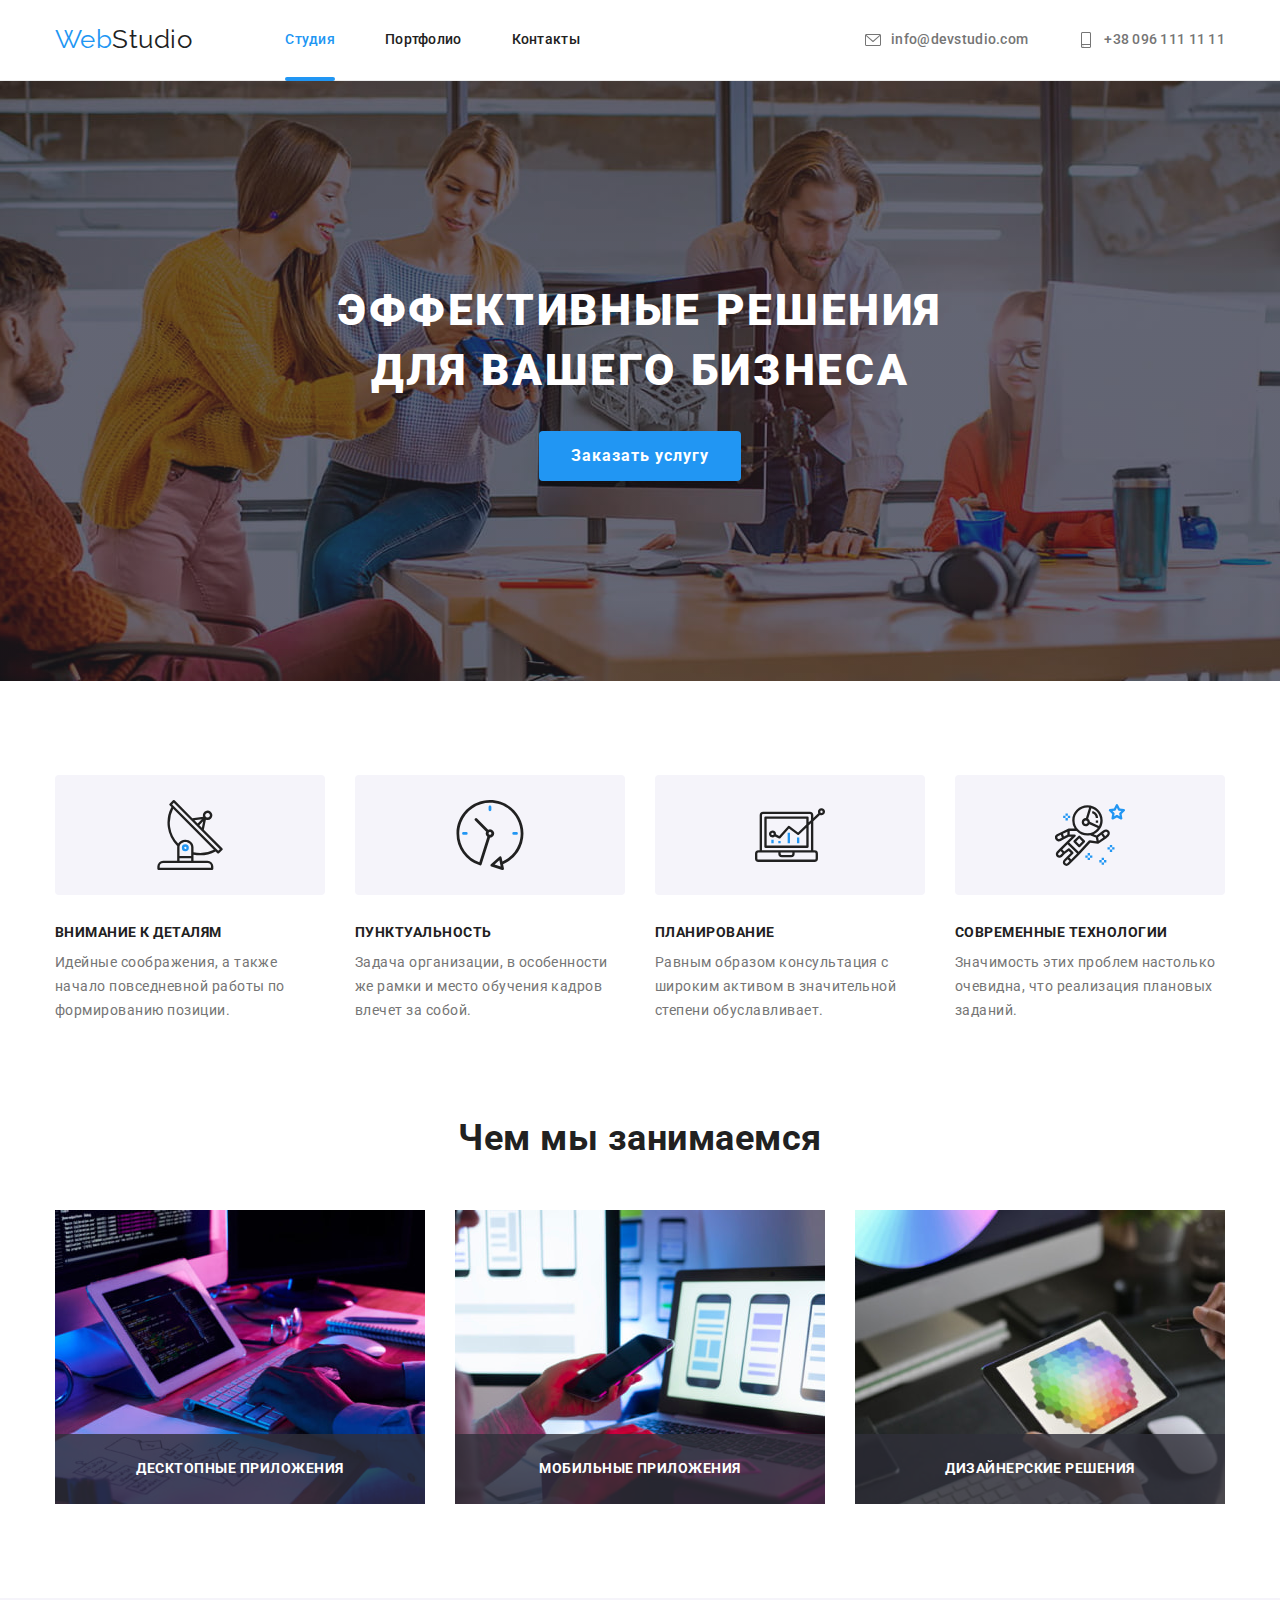
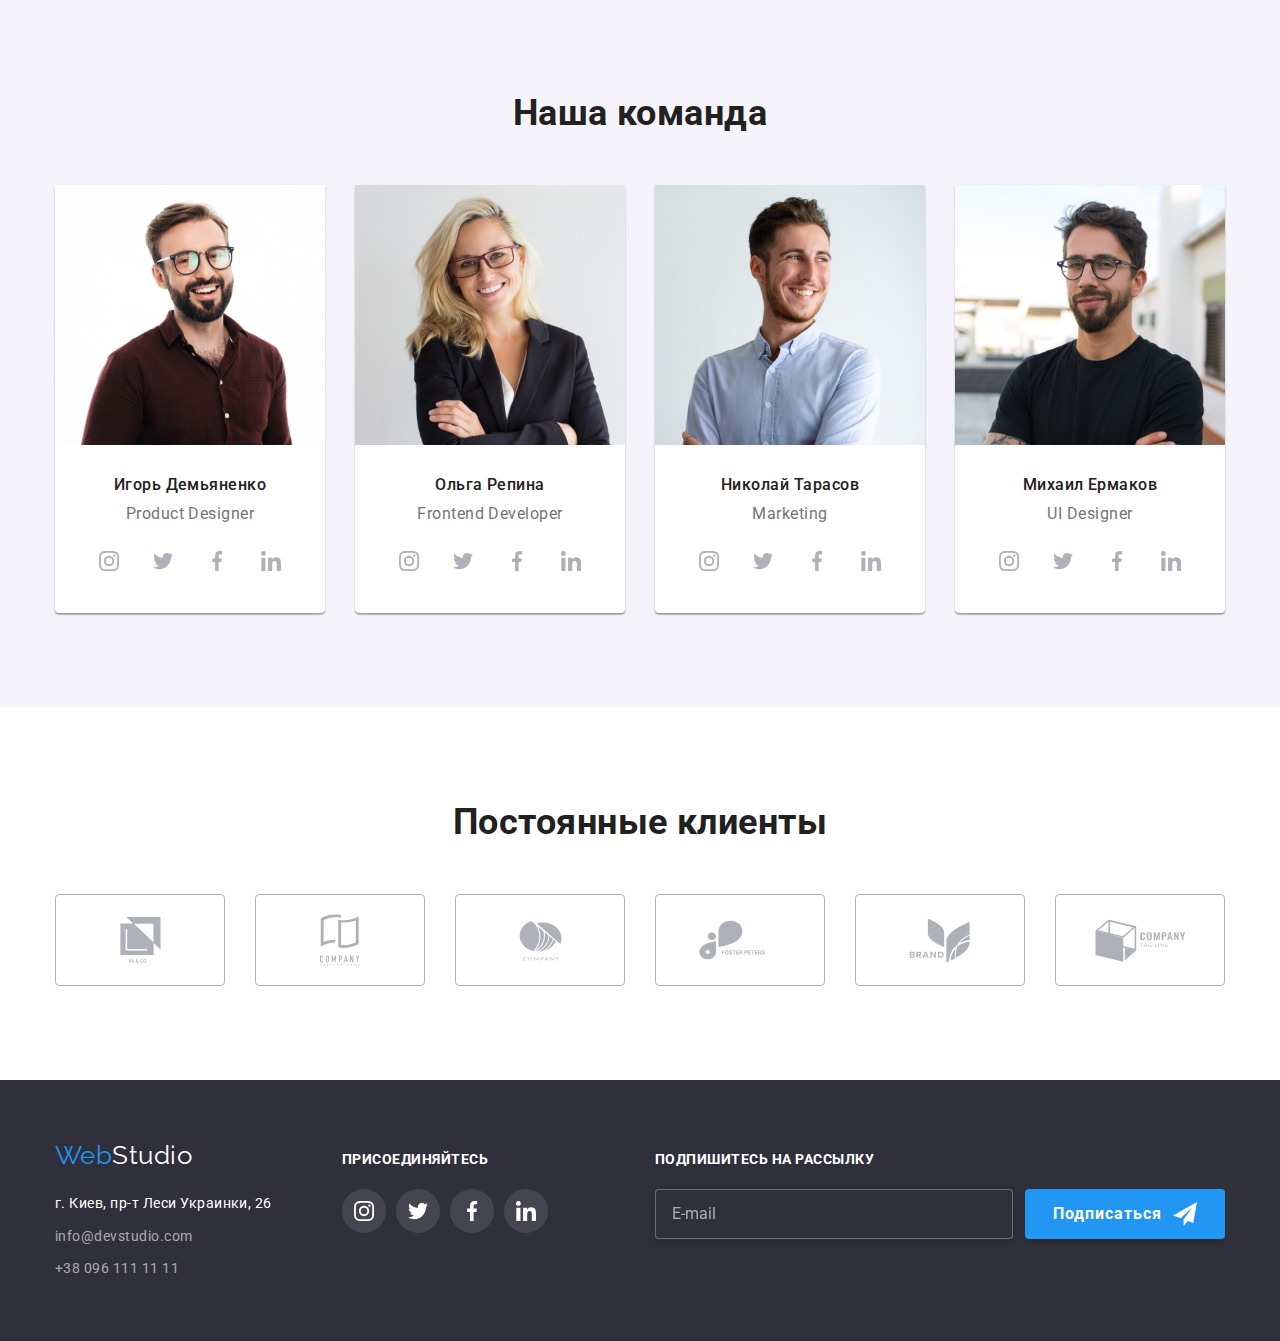
<file: index.html>
<!DOCTYPE html>
<html lang="ru">
  <head>
    <meta charset="UTF-8" />
    <meta http-equiv="X-UA-Compatible" content="IE=edge" />
    <meta name="viewport" content="width=device-width, initial-scale=1.0" />
    <title>Web Studio</title>
    <link rel="preconnect" href="https://fonts.googleapis.com" />
    <link rel="preconnect" href="https://fonts.gstatic.com" crossorigin />
    <link
      href="https://fonts.googleapis.com/css2?family=Raleway:wght@700&family=Roboto:wght@400;500;700;900&display=swap"
      rel="stylesheet"
    />
    <link
      rel="stylesheet"
      href="https://cdnjs.cloudflare.com/ajax/libs/modern-normalize/1.1.0/modern-normalize.min.css"
    />
    <link rel="stylesheet" href="./css/main.min.css" />
  </head>

  <body>
    <header class="header">
      <div class="container header__container">
        <a class="logo header__logo" href="./index.html"
          >Web<span class="header__logo-accent">Studio</span></a
        >
        <nav class="nav">
          <ul class="list nav__list">
            <li class="header__item nav__item">
              <a class="link nav__link nav__current" href="./index.html">Студия</a>
            </li>
            <li class="header__item nav__item">
              <a class="link nav__link" href="./portfolio.html">Портфолио</a>
            </li>
            <li class="header__item nav__item">
              <a class="link nav__link" href="#contacts">Контакты</a>
            </li>
          </ul>
        </nav>
        <ul class="list header-contacts">
          <li class="header__item header-contacts__item">
            <a class="link header-contacts__link" href="mailto:info@devstudio.com">
              <svg class="header-contacts__icon" width="16" height="16">
                <use href="./images/sprite.svg#envelope"></use></svg
              >info@devstudio.com</a
            >
          </li>
          <li class="header__item header-contacts__item">
            <a class="link header-contacts__link" href="tel:+380961111111">
              <svg class="header-contacts__icon" width="16" height="16">
                <use href="./images/sprite.svg#smartphone"></use></svg
              >+38 096 111 11 11</a
            >
          </li>
        </ul>
      </div>
    </header>

    <main class="main">
      <section class="hero section">
        <div class="container">
          <h1 class="hero__title">Эффективные решения для вашего бизнеса</h1>
          <button class="btn hero__btn" type="button" data-modal-open>Заказать услугу</button>
        </div>
      </section>
      <section class="section-qualities section">
        <div class="container">
          <!--Заголовок скрыть-->
          <h2 class="title visually-hidden">Наши особенности</h2>
          <ul class="list section-qualities__list">
            <li class="section-qualities__item">
              <div class="section-qualities__img">
                <svg class="section-qualities__icon" width="70" height="70">
                  <use href="./images/sprite.svg#antenna"></use>
                </svg>
              </div>
              <h3 class="subtitle section-qualities__subtitle">Внимание к деталям</h3>
              <p class="text section-qualities__text">
                Идейные соображения, а также начало повседневной работы по формированию позиции.
              </p>
            </li>
            <li class="section-qualities__item">
              <div class="section-qualities__img">
                <svg class="section-qualities__icon" width="70" height="70">
                  <use href="./images/sprite.svg#clock"></use>
                </svg>
              </div>
              <h3 class="subtitle section-qualities__subtitle">Пунктуальность</h3>
              <p class="text section-qualities__text">
                Задача организации, в особенности же рамки и место обучения кадров влечет за собой.
              </p>
            </li>
            <li class="section-qualities__item">
              <div class="section-qualities__img">
                <svg class="section-qualities__icon" width="70" height="70">
                  <use href="./images/sprite.svg#diagram"></use>
                </svg>
              </div>
              <h3 class="subtitle section-qualities__subtitle">Планирование</h3>
              <p class="text section-qualities__text">
                Равным образом консультация с широким активом в значительной степени обуславливает.
              </p>
            </li>
            <li class="section-qualities__item">
              <div class="section-qualities__img">
                <svg class="section-qualities__icon" width="70" height="70">
                  <use href="./images/sprite.svg#astronaut"></use>
                </svg>
              </div>
              <h3 class="subtitle section-qualities__subtitle">Современные технологии</h3>
              <p class="text section-qualities__text">
                Значимость этих проблем настолько очевидна, что реализация плановых заданий.
              </p>
            </li>
          </ul>
        </div>
      </section>
      <section class="section-do section">
        <div class="container">
          <h2 class="title section-do__title">Чем мы занимаемся</h2>
          <ul class="list section-do__list">
            <li class="section-do__item">
              <img class="img" src="./images/img1.jpg" alt="Десктопные приложения" width="370" />
              <h3 class="section-do__subtitle">Десктопные приложения</h3>
            </li>
            <li class="section-do__item">
              <img class="img" src="./images/img2.jpg" alt="Мобильные приложения" width="370" />
              <h3 class="section-do__subtitle">Мобильные приложения</h3>
            </li>
            <li class="section-do__item">
              <img class="img" src="./images/img3.jpg" alt="Дизайнерские решения" width="370" />
              <h3 class="section-do__subtitle">Дизайнерские решения</h3>
            </li>
          </ul>
        </div>
      </section>
      <section class="section-team section">
        <div class="container">
          <h2 class="title section-team__title">Наша команда</h2>
          <ul class="list section-team__list">
            <li class="section-team__item">
              <img class="img" src="./images/img4.jpg" alt="Фото дизайнера" width="270" />
              <div class="section-team__container">
                <h3 class="subtitle section-team__subtitle">Игорь Демьяненко</h3>
                <p class="text section-team__text">Product Designer</p>
                <ul class="team-socials">
                  <li class="team-socials__item">
                    <a class="team-socials__link link" href="#">
                      <svg class="team-socials__icon" width="20px" height="20px">
                        <use href="./images/sprite.svg#instagram"></use>
                      </svg>
                    </a>
                  </li>
                  <li class="team-socials__item">
                    <a class="team-socials__link link" href="#">
                      <svg class="team-socials__icon" width="20px" height="20px">
                        <use href="./images/sprite.svg#twitter"></use>
                      </svg>
                    </a>
                  </li>
                  <li class="team-socials__item">
                    <a class="team-socials__link link" href="#">
                      <svg class="team-socials__icon" width="20px" height="20px">
                        <use href="./images/sprite.svg#facebook"></use>
                      </svg>
                    </a>
                  </li>
                  <li class="team-socials__item">
                    <a class="team-socials__link link" href="#">
                      <svg class="team-socials__icon" width="20px" height="20px">
                        <use href="./images/sprite.svg#linkedin"></use>
                      </svg>
                    </a>
                  </li>
                </ul>
              </div>
            </li>
            <li class="section-team__item">
              <img class="img" src="./images/img5.jpg" alt="Фото разработчика" width="270" />
              <div class="section-team__container">
                <h3 class="subtitle section-team__subtitle">Ольга Репина</h3>
                <p class="text section-team__text">Frontend Developer</p>
                <ul class="team-socials">
                  <li class="team-socials__item">
                    <a class="team-socials__link link" href="#">
                      <svg class="team-socials__icon" width="20px" height="20px">
                        <use href="./images/sprite.svg#instagram"></use>
                      </svg>
                    </a>
                  </li>
                  <li class="team-socials__item">
                    <a class="team-socials__link link" href="#">
                      <svg class="team-socials__icon" width="20px" height="20px">
                        <use href="./images/sprite.svg#twitter"></use>
                      </svg>
                    </a>
                  </li>
                  <li class="team-socials__item">
                    <a class="team-socials__link link" href="#">
                      <svg class="team-socials__icon" width="20px" height="20px">
                        <use href="./images/sprite.svg#facebook"></use>
                      </svg>
                    </a>
                  </li>
                  <li class="team-socials__item">
                    <a class="team-socials__link link" href="#">
                      <svg class="team-socials__icon" width="20px" height="20px">
                        <use href="./images/sprite.svg#linkedin"></use>
                      </svg>
                    </a>
                  </li>
                </ul>
              </div>
            </li>
            <li class="section-team__item">
              <img class="img" src="./images/img6.jpg" alt="Фото макреколога" width="270" />
              <div class="section-team__container">
                <h3 class="subtitle section-team__subtitle">Николай Тарасов</h3>
                <p class="text section-team__text">Marketing</p>
                <ul class="team-socials">
                  <li class="team-socials__item">
                    <a class="team-socials__link link" href="#">
                      <svg class="team-socials__icon" width="20px" height="20px">
                        <use href="./images/sprite.svg#instagram"></use>
                      </svg>
                    </a>
                  </li>
                  <li class="team-socials__item">
                    <a class="team-socials__link link" href="#">
                      <svg class="team-socials__icon" width="20px" height="20px">
                        <use href="./images/sprite.svg#twitter"></use>
                      </svg>
                    </a>
                  </li>
                  <li class="team-socials__item">
                    <a class="team-socials__link link" href="#">
                      <svg class="team-socials__icon" width="20px" height="20px">
                        <use href="./images/sprite.svg#facebook"></use>
                      </svg>
                    </a>
                  </li>
                  <li class="team-socials__item">
                    <a class="team-socials__link link" href="#">
                      <svg class="team-socials__icon" width="20px" height="20px">
                        <use href="./images/sprite.svg#linkedin"></use>
                      </svg>
                    </a>
                  </li>
                </ul>
              </div>
            </li>
            <li class="section-team__item">
              <img class="img" src="./images/img7.jpg" alt="Фото дизайнера" width="270" />
              <div class="section-team__container">
                <h3 class="subtitle section-team__subtitle">Михаил Ермаков</h3>
                <p class="text section-team__text">UI Designer</p>
                <ul class="team-socials">
                  <li class="team-socials__item">
                    <a class="team-socials__link link" href="#">
                      <svg class="team-socials__icon" width="20px" height="20px">
                        <use href="./images/sprite.svg#instagram"></use>
                      </svg>
                    </a>
                  </li>
                  <li class="team-socials__item">
                    <a class="team-socials__link link" href="#">
                      <svg class="team-socials__icon" width="20px" height="20px">
                        <use href="./images/sprite.svg#twitter"></use>
                      </svg>
                    </a>
                  </li>
                  <li class="team-socials__item">
                    <a class="team-socials__link link" href="#">
                      <svg class="team-socials__icon" width="20px" height="20px">
                        <use href="./images/sprite.svg#facebook"></use>
                      </svg>
                    </a>
                  </li>
                  <li class="team-socials__item">
                    <a class="team-socials__link link" href="#">
                      <svg class="team-socials__icon" width="20px" height="20px">
                        <use href="./images/sprite.svg#linkedin"></use>
                      </svg>
                    </a>
                  </li>
                </ul>
              </div>
            </li>
          </ul>
        </div>
      </section>
      <section class="section-clients section">
        <div class="container">
          <h2 class="title">Постоянные клиенты</h2>
          <ul class="section-clients__list list">
            <li class="item">
              <a class="section-clients__link" href="#">
                <svg class="section-clients__icon" width="41px" height="46px">
                  <use href="./images/sprite.svg#logo1"></use>
                </svg>
              </a>
            </li>
            <li class="item">
              <a class="section-clients__link" href="#">
                <svg class="section-clients__icon" width="40px" height="52px">
                  <use href="./images/sprite.svg#logo2"></use>
                </svg>
              </a>
            </li>
            <li class="item">
              <a class="section-clients__link" href="#">
                <svg class="section-clients__icon" width="43px" height="41px">
                  <use href="./images/sprite.svg#logo3"></use>
                </svg>
              </a>
            </li>
            <li class="item">
              <a class="section-clients__link" href="#">
                <svg class="section-clients__icon" width="84px" height="40px">
                  <use href="./images/sprite.svg#logo4"></use>
                </svg>
              </a>
            </li>
            <li class="item">
              <a class="section-clients__link" href="#">
                <svg class="section-clients__icon" width="62px" height="45px">
                  <use href="./images/sprite.svg#logo5"></use>
                </svg>
              </a>
            </li>
            <li class="item">
              <a class="section-clients__link" href="#">
                <svg class="section-clients__icon" width="93px" height="43px">
                  <use href="./images/sprite.svg#logo6"></use>
                </svg>
              </a>
            </li>
          </ul>
        </div>
      </section>
    </main>

    <footer class="footer" id="contacts">
      <div class="container footer__container">
        <div class="footer__main">
          <a class="logo footer__logo" href="./index.html"
            >Web<span class="footer__logo-accent">Studio</span></a
          >
          <address class="footer__address">
            <a class="link" href="#">г. Киев, пр-т Леси Украинки, 26</a>
          </address>
          <ul class="list footer__contacts">
            <li class="item footer__mail">
              <a class="link" href="mailto:info@devstudio.com">info@devstudio.com</a>
            </li>
            <li class="item"><a class="link" href="tel:+380961111111">+38 096 111 11 11</a></li>
          </ul>
        </div>
        <div class="footer-socials">
          <strong class="cta-title">Присоединяйтесь</strong>
          <ul class="list footer-socials__list">
            <li class="item">
              <a class="link footer-socials__link" href="#">
                <svg class="footer-socials__icon" width="20px" height="20px">
                  <use href="./images/sprite.svg#instagram"></use>
                </svg>
              </a>
            </li>
            <li class="item">
              <a class="link footer-socials__link" href="#">
                <svg class="footer-socials__icon" width="20px" height="20px">
                  <use href="./images/sprite.svg#twitter"></use>
                </svg>
              </a>
            </li>
            <li class="item">
              <a class="link footer-socials__link" href="#">
                <svg class="footer-socials__icon" width="20px" height="20px">
                  <use href="./images/sprite.svg#facebook"></use>
                </svg>
              </a>
            </li>
            <li class="item">
              <a class="link footer-socials__link" href="#">
                <svg class="footer-socials__icon" width="20px" height="20px">
                  <use href="./images/sprite.svg#linkedin"></use>
                </svg>
              </a>
            </li>
          </ul>
        </div>
        <form class="sign-up-form" name="sign-up-form">
          <strong class="cta-title">Подпишитесь на рассылку</strong>
          <div class="sign-up-form__box">
            <input
              class="sign-up-form__input"
              type="email"
              name="user-email"
              placeholder="E-mail"
            />
            <button class="sign-up-form__btn" type="submit">
              Подписаться
              <svg class="sign-up-form__icon" width="24px" height="24px">
                <use href="./images/sprite.svg#send-form"></use>
              </svg>
            </button>
          </div>
        </form>
      </div>
    </footer>

    <div class="backdrop is-hidden" data-modal>
      <div class="modal">
        <button class="modal__close-btn" type="button" data-modal-close>
          <svg class="modal__close-icon" width="11px" height="11px">
            <use href="./images/sprite.svg#close-icon"></use>
          </svg>
        </button>
        <h2 class="modal__title">Оставьте свои данные, мы вам перезвоним</h2>
        <form class="call-back-form" name="call-back-form">
          <div class="form-field">
            <label class="call-back-form__label" for="user-name">Имя</label>
            <div class="form-field__inner">
              <input class="call-back-form__input" id="user-name" type="text" name="user-name" />
              <svg class="call-back-form__icon" width="18px" height="18px">
                <use href="./images/sprite.svg#person-form"></use>
              </svg>
            </div>
          </div>
          <div class="form-field">
            <label class="call-back-form__label" for="user-phone">Телефон</label>
            <div class="form-field__inner">
              <input class="call-back-form__input" id="user-phone" type="tel" name="user-phone" />
              <svg class="call-back-form__icon" width="18px" height="18px">
                <use href="./images/sprite.svg#phone-form"></use>
              </svg>
            </div>
          </div>
          <div class="form-field">
            <label class="call-back-form__label" for="user-email">Почта</label>
            <div class="form-field__inner">
              <input class="call-back-form__input" id="user-email" type="email" name="user-email" />
              <svg class="call-back-form__icon" width="18px" height="18px">
                <use href="./images/sprite.svg#email-form"></use>
              </svg>
            </div>
          </div>
          <div class="form-field">
            <label class="call-back-form__label" for="user-comment">Комментарий</label>
            <textarea
              class="call-back-form__input call-back-form__textarea"
              id="user-comment"
              name="user-comment"
              rows="10"
              placeholder="Введите текст"
            ></textarea>
          </div>
          <div class="agreement-field checkbox">
            <label class="checkbox__label"
              ><input
                class="checkbox__input visually-hidden"
                type="checkbox"
                name="user-agreement"
              />
              <svg class="checkbox__border-icon" width="16px" height="15px">
                <use href="./images/sprite.svg#agr-border"></use>
              </svg>
              <svg class="checkbox__check-icon" width="16px" height="15px">
                <use href="./images/sprite.svg#agr-check"></use></svg
              >Соглашаюсь с рассылкой и принимаю
              <a class="checkbox__link" href="#">Условия договора</a></label
            >
          </div>
          <button class="call-back-form__btn" type="submit">Отправить</button>
        </form>
      </div>
    </div>

    <script src="./js/modal.js"></script>
  </body>
</html>
</file>
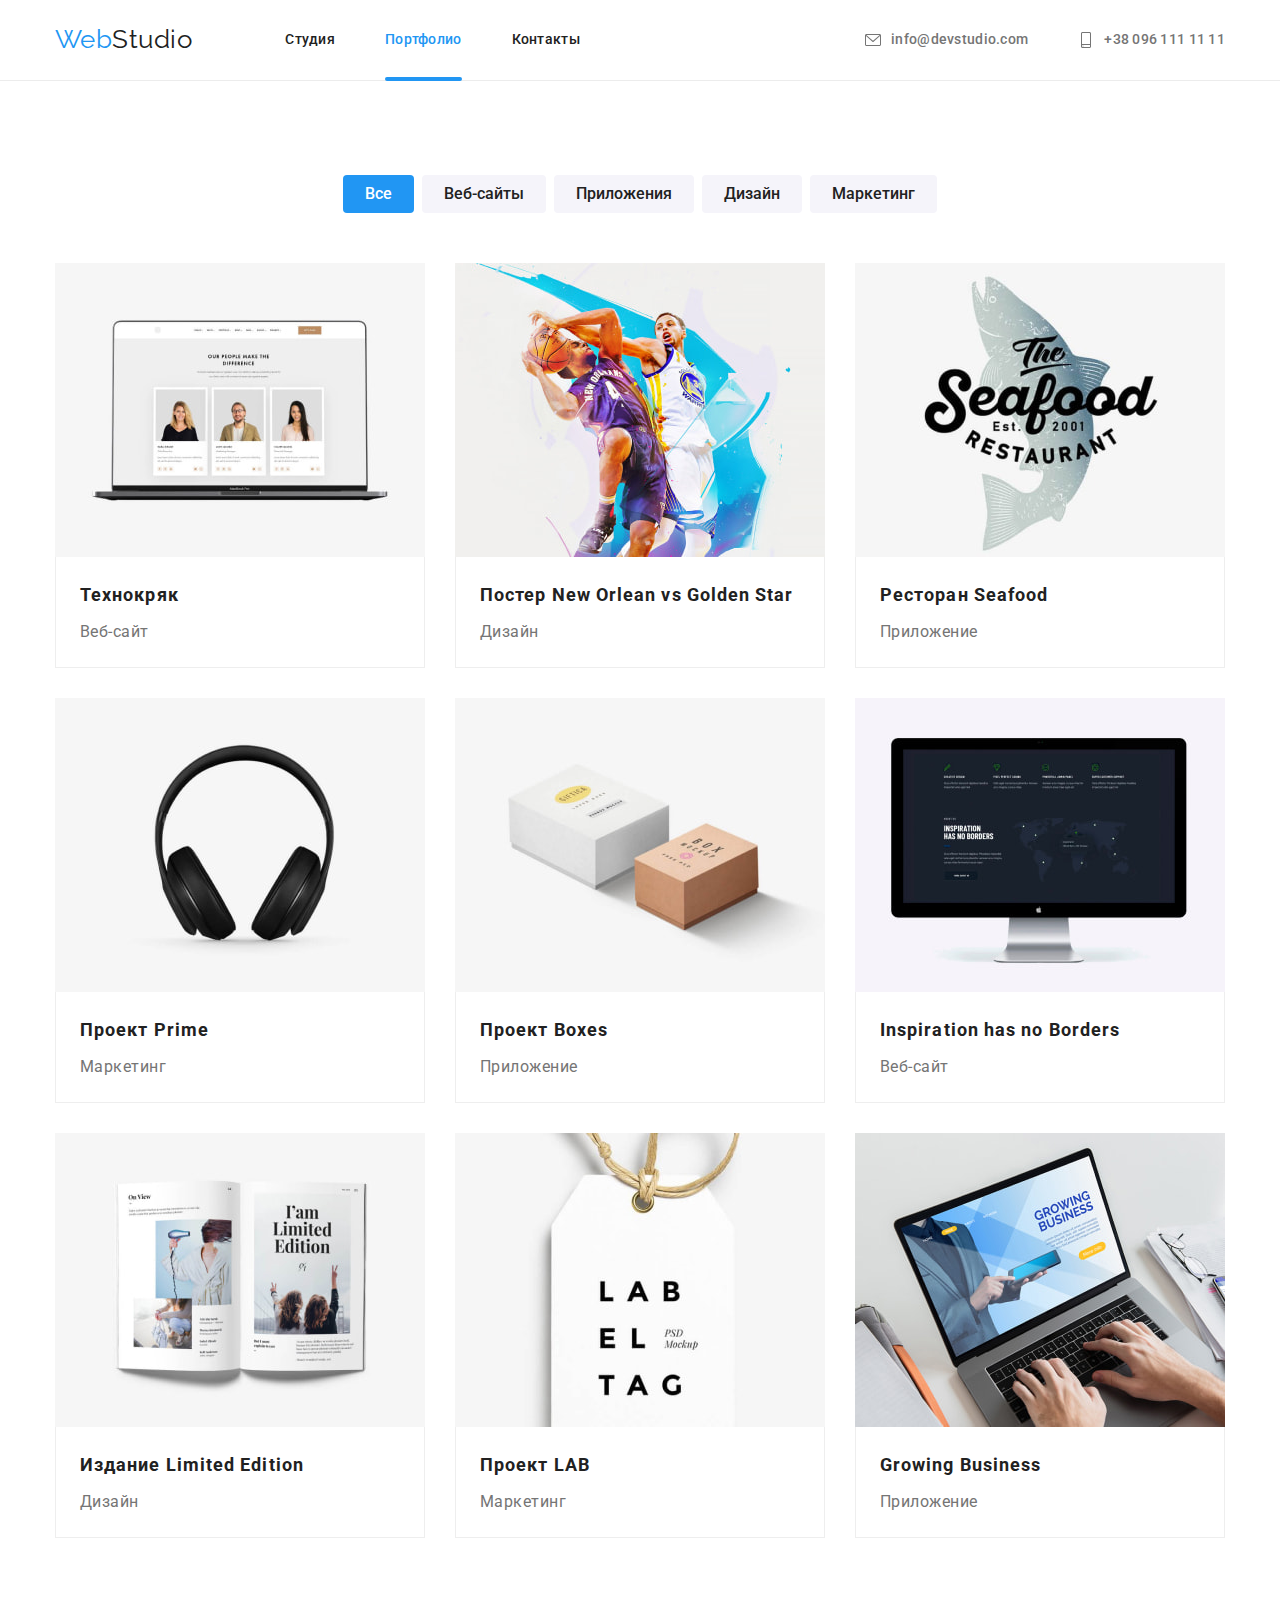
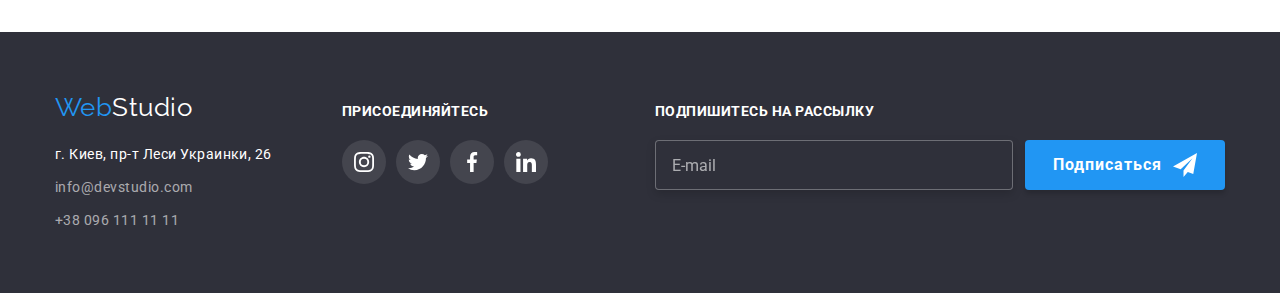
<file: portfolio.html>
<!DOCTYPE html>
<html lang="ru">
  <head>
    <meta charset="UTF-8" />
    <meta http-equiv="X-UA-Compatible" content="IE=edge" />
    <meta name="viewport" content="width=device-width, initial-scale=1.0" />
    <title>Portfolio</title>
    <link rel="preconnect" href="https://fonts.googleapis.com" />
    <link rel="preconnect" href="https://fonts.gstatic.com" crossorigin />
    <link
      href="https://fonts.googleapis.com/css2?family=Raleway:wght@700&family=Roboto:wght@400;500;700;900&display=swap"
      rel="stylesheet"
    />
    <link
      rel="stylesheet"
      href="https://cdnjs.cloudflare.com/ajax/libs/modern-normalize/1.1.0/modern-normalize.min.css"
    />
    <link rel="stylesheet" href="./css/main.min.css" />
  </head>

  <body>
    <header class="header">
      <div class="container header__container">
        <a class="logo header__logo" href="./index.html"
          >Web<span class="header__logo-accent">Studio</span></a
        >
        <nav class="nav">
          <ul class="list nav__list">
            <li class="header__item nav__item">
              <a class="link nav__link" href="./index.html">Студия</a>
            </li>
            <li class="header__item nav__item">
              <a class="link nav__link nav__current" href="./portfolio.html">Портфолио</a>
            </li>
            <li class="header__item nav__item">
              <a class="link nav__link" href="#contacts">Контакты</a>
            </li>
          </ul>
        </nav>
        <ul class="list header-contacts">
          <li class="header__item header-contacts__item">
            <a class="link header-contacts__link" href="mailto:info@devstudio.com">
              <svg class="header-contacts__icon" width="16" height="16">
                <use href="./images/sprite.svg#envelope"></use></svg
              >info@devstudio.com</a
            >
          </li>
          <li class="header__item header-contacts__item">
            <a class="link header-contacts__link" href="tel:+380961111111">
              <svg class="header-contacts__icon" width="16" height="16">
                <use href="./images/sprite.svg#smartphone"></use></svg
              >+38 096 111 11 11</a
            >
          </li>
        </ul>
      </div>
    </header>

    <main class="main">
      <section class="section-portfolio section">
        <div class="container">
          <!--Заголовок скрыть-->
          <h1 class="title visually-hidden">Портфолио</h1>
          <ul class="list buttons-list">
            <li class="buttons-list__item">
              <button class="btn buttons-list__btn buttons-list__current" type="button">Все</button>
            </li>
            <li class="buttons-list__item">
              <button class="btn buttons-list__btn" type="button">Веб-сайты</button>
            </li>
            <li class="buttons-list__item">
              <button class="btn buttons-list__btn" type="button">Приложения</button>
            </li>
            <li class="buttons-list__item">
              <button class="btn buttons-list__btn" type="button">Дизайн</button>
            </li>
            <li class="buttons-list__item">
              <button class="btn buttons-list__btn" type="button">Маркетинг</button>
            </li>
          </ul>

          <ul class="list portfolio">
            <li class="portfolio__item">
              <a class="portfolio__link" href="#">
                <div class="portfolio__thumb">
                  <img
                    class="img"
                    src="./images/portfolio1.jpg"
                    alt="Изображение проекта"
                    width="370"
                  />
                  <div class="portfolio__overlay">
                    <p class="text portfolio__desc">
                      Ресурс предлагает комплексные предложения с разным уровнем функционала и
                      сервисов. Все это позволит посетителю получить исчерпывающие сведения о
                      компании или частном лице.
                    </p>
                  </div>
                </div>
                <div class="portfolio__card-border">
                  <h2 class="subtitle portfolio__subtitle">Технокряк</h2>
                  <p class="text portfolio__text">Веб-сайт</p>
                </div>
              </a>
            </li>
            <li class="portfolio__item">
              <a class="portfolio__link" href="#">
                <div class="portfolio__thumb">
                  <img
                    class="img"
                    src="./images/portfolio2.jpg"
                    alt="Изображение проекта"
                    width="370"
                  />
                  <div class="portfolio__overlay">
                    <p class="text portfolio__desc">
                      Ресурс предлагает комплексные предложения с разным уровнем функционала и
                      сервисов. Все это позволит посетителю получить исчерпывающие сведения о
                      компании или частном лице.
                    </p>
                  </div>
                </div>
                <div class="portfolio__card-border">
                  <h2 class="subtitle portfolio__subtitle">Постер New Orlean vs Golden Star</h2>
                  <p class="text portfolio__text">Дизайн</p>
                </div>
              </a>
            </li>
            <li class="portfolio__item">
              <a class="portfolio__link" href="#">
                <div class="portfolio__thumb">
                  <img
                    class="img"
                    src="./images/portfolio3.jpg"
                    alt="Изображение проекта"
                    width="370"
                  />
                  <div class="portfolio__overlay">
                    <p class="text portfolio__desc">
                      Ресурс предлагает комплексные предложения с разным уровнем функционала и
                      сервисов. Все это позволит посетителю получить исчерпывающие сведения о
                      компании или частном лице.
                    </p>
                  </div>
                </div>
                <div class="portfolio__card-border">
                  <h2 class="subtitle portfolio__subtitle">Ресторан Seafood</h2>
                  <p class="text portfolio__text">Приложение</p>
                </div>
              </a>
            </li>
            <li class="portfolio__item">
              <a class="portfolio__link" href="#">
                <div class="portfolio__thumb">
                  <img
                    class="img"
                    src="./images/portfolio4.jpg"
                    alt="Изображение проекта"
                    width="370"
                  />
                  <div class="portfolio__overlay">
                    <p class="text portfolio__desc">
                      Ресурс предлагает комплексные предложения с разным уровнем функционала и
                      сервисов. Все это позволит посетителю получить исчерпывающие сведения о
                      компании или частном лице.
                    </p>
                  </div>
                </div>
                <div class="portfolio__card-border">
                  <h2 class="subtitle portfolio__subtitle">Проект Prime</h2>
                  <p class="text portfolio__text">Маркетинг</p>
                </div>
              </a>
            </li>
            <li class="portfolio__item">
              <a class="portfolio__link" href="#">
                <div class="portfolio__thumb">
                  <img
                    class="img"
                    src="./images/portfolio5.jpg"
                    alt="Изображение проекта"
                    width="370"
                  />
                  <div class="portfolio__overlay">
                    <p class="text portfolio__desc">
                      Ресурс предлагает комплексные предложения с разным уровнем функционала и
                      сервисов. Все это позволит посетителю получить исчерпывающие сведения о
                      компании или частном лице.
                    </p>
                  </div>
                </div>
                <div class="portfolio__card-border">
                  <h2 class="subtitle portfolio__subtitle">Проект Boxes</h2>
                  <p class="text portfolio__text">Приложение</p>
                </div>
              </a>
            </li>
            <li class="portfolio__item">
              <a class="portfolio__link" href="#">
                <div class="portfolio__thumb">
                  <img
                    class="img"
                    src="./images/portfolio6.jpg"
                    alt="Изображение проекта"
                    width="370"
                  />
                  <div class="portfolio__overlay">
                    <p class="text portfolio__desc">
                      Ресурс предлагает комплексные предложения с разным уровнем функционала и
                      сервисов. Все это позволит посетителю получить исчерпывающие сведения о
                      компании или частном лице.
                    </p>
                  </div>
                </div>
                <div class="portfolio__card-border">
                  <h2 class="subtitle portfolio__subtitle">Inspiration has no Borders</h2>
                  <p class="text portfolio__text">Веб-сайт</p>
                </div>
              </a>
            </li>
            <li class="portfolio__item">
              <a class="portfolio__link" href="#">
                <div class="portfolio__thumb">
                  <img
                    class="img"
                    src="./images/portfolio7.jpg"
                    alt="Изображение проекта"
                    width="370"
                  />
                  <div class="portfolio__overlay">
                    <p class="text portfolio__desc">
                      Ресурс предлагает комплексные предложения с разным уровнем функционала и
                      сервисов. Все это позволит посетителю получить исчерпывающие сведения о
                      компании или частном лице.
                    </p>
                  </div>
                </div>
                <div class="portfolio__card-border">
                  <h2 class="subtitle portfolio__subtitle">Издание Limited Edition</h2>
                  <p class="text portfolio__text">Дизайн</p>
                </div>
              </a>
            </li>
            <li class="portfolio__item">
              <a class="portfolio__link" href="#">
                <div class="portfolio__thumb">
                  <img
                    class="img"
                    src="./images/portfolio8.jpg"
                    alt="Изображение проекта"
                    width="370"
                  />
                  <div class="portfolio__overlay">
                    <p class="text portfolio__desc">
                      Ресурс предлагает комплексные предложения с разным уровнем функционала и
                      сервисов. Все это позволит посетителю получить исчерпывающие сведения о
                      компании или частном лице.
                    </p>
                  </div>
                </div>
                <div class="portfolio__card-border">
                  <h2 class="subtitle portfolio__subtitle">Проект LAB</h2>
                  <p class="text portfolio__text">Маркетинг</p>
                </div>
              </a>
            </li>
            <li class="portfolio__item">
              <a class="portfolio__link" href="#">
                <div class="portfolio__thumb">
                  <img
                    class="img"
                    src="./images/portfolio9.jpg"
                    alt="Изображение проекта"
                    width="370"
                  />
                  <div class="portfolio__overlay">
                    <p class="text portfolio__desc">
                      Ресурс предлагает комплексные предложения с разным уровнем функционала и
                      сервисов. Все это позволит посетителю получить исчерпывающие сведения о
                      компании или частном лице.
                    </p>
                  </div>
                </div>
                <div class="portfolio__card-border">
                  <h2 class="subtitle portfolio__subtitle">Growing Business</h2>
                  <p class="text portfolio__text">Приложение</p>
                </div>
              </a>
            </li>
          </ul>
        </div>
      </section>
    </main>

    <footer class="footer" id="contacts">
      <div class="container footer__container">
        <div class="footer__main">
          <a class="logo footer__logo" href="./index.html"
            >Web<span class="footer__logo-accent">Studio</span></a
          >
          <address class="footer__address">
            <a class="link" href="#">г. Киев, пр-т Леси Украинки, 26</a>
          </address>
          <ul class="list footer__contacts">
            <li class="item footer__mail">
              <a class="link" href="mailto:info@devstudio.com">info@devstudio.com</a>
            </li>
            <li class="item"><a class="link" href="tel:+380961111111">+38 096 111 11 11</a></li>
          </ul>
        </div>
        <div class="footer-socials">
          <strong class="cta-title">Присоединяйтесь</strong>
          <ul class="list footer-socials__list">
            <li class="item">
              <a class="link footer-socials__link" href="#">
                <svg class="footer-socials__icon" width="20px" height="20px">
                  <use href="./images/sprite.svg#instagram"></use>
                </svg>
              </a>
            </li>
            <li class="item">
              <a class="link footer-socials__link" href="#">
                <svg class="footer-socials__icon" width="20px" height="20px">
                  <use href="./images/sprite.svg#twitter"></use>
                </svg>
              </a>
            </li>
            <li class="item">
              <a class="link footer-socials__link" href="#">
                <svg class="footer-socials__icon" width="20px" height="20px">
                  <use href="./images/sprite.svg#facebook"></use>
                </svg>
              </a>
            </li>
            <li class="item">
              <a class="link footer-socials__link" href="#">
                <svg class="footer-socials__icon" width="20px" height="20px">
                  <use href="./images/sprite.svg#linkedin"></use>
                </svg>
              </a>
            </li>
          </ul>
        </div>
        <form class="sign-up-form" name="sign-up-form">
          <strong class="cta-title">Подпишитесь на рассылку</strong>
          <div class="sign-up-form__box">
            <input
              class="sign-up-form__input"
              type="email"
              name="user-email"
              placeholder="E-mail"
            />
            <button class="sign-up-form__btn" type="submit">
              Подписаться
              <svg class="sign-up-form__icon" width="24px" height="24px">
                <use href="./images/sprite.svg#send-form"></use>
              </svg>
            </button>
          </div>
        </form>
      </div>
    </footer>
  </body>
</html>
</file>
<file: css/main.min.css>
:root{--primary-text-color: #212121;--secondary-text-color: #757575;--white-text-color: #ffffff;--footer-contacts-text-color: rgba(255, 255, 255, 0.6);--gray-icon-color: #afb1b8;--accent-color: #2196f3;--primary-background-color: #ffffff;--gray-background-color: #f5f4fa;--footer-background-color: #2f303a;--footer-socials-background-color: rgba(255, 255, 255, 0.1);--section-do-subtitle-background-color: rgba(47, 48, 58, 0.8);--backdrop-color: rgba(0, 0, 0, 0.2);--overlay-portfolio-background-color: rgba(33, 150, 243, 0.9);--primary-font-family: "Roboto", sans-serif;--logo-font-family: "Raleway", sans-serif;--transition-time: 250ms;--transition-cubic: cubic-bezier(0.4, 0, 0.2, 1)}body{color:var(--primary-text-color);background-color:var(--primary-background-color);font-family:var(--primary-font-family);letter-spacing:.03em}h1,h2,h3,p,ul{margin:0;padding:0}.btn{color:inherit;font-family:inherit;cursor:pointer}.link{color:inherit;text-decoration:none;-webkit-transition:color var(--transition-time) var(--transition-cubic);transition:color var(--transition-time) var(--transition-cubic)}.link:hover,.link:focus{color:var(--accent-color)}.list{list-style:none}.logo{text-decoration:none;color:var(--accent-color);font-family:var(--logo-font-family);font-size:26px;line-height:1.2}.title{font-size:36px;line-height:1.2;text-align:center}.text{color:var(--secondary-text-color)}.container{width:1200px;padding-left:15px;padding-right:15px;margin-left:auto;margin-right:auto}.section{padding-top:94px;padding-bottom:94px}.img{display:block}.visually-hidden{position:absolute;width:1px;height:1px;margin:-1px;border:0;padding:0;white-space:nowrap;-webkit-clip-path:inset(100%);clip-path:inset(100%);clip:rect(0 0 0 0);overflow:hidden}.header{border-bottom:1px solid #ececec;background-color:var(--primary-background-color)}.header__item{font-weight:500;font-size:14px;line-height:1.14;letter-spacing:.02em}.header__container{display:-webkit-box;display:-ms-flexbox;display:flex;-webkit-box-align:center;-ms-flex-align:center;align-items:center}.header__logo{margin-right:93px}.header__logo-accent{color:var(--primary-text-color)}.nav__list{display:-webkit-box;display:-ms-flexbox;display:flex}.nav__link{display:block;padding-top:32px;padding-bottom:32px}.nav__item:not(:last-child){margin-right:50px}.nav__current{color:var(--accent-color);position:relative}.nav__current::after{content:"";position:absolute;bottom:-1px;left:0;width:100%;height:4px;background-color:var(--accent-color);border-radius:2px}.header-contacts{display:-webkit-box;display:-ms-flexbox;display:flex;margin-left:auto;-webkit-box-align:center;-ms-flex-align:center;align-items:center;color:var(--secondary-text-color)}.header-contacts__link{display:-webkit-box;display:-ms-flexbox;display:flex;-webkit-box-align:center;-ms-flex-align:center;align-items:center;padding-top:32px;padding-bottom:32px}.header-contacts__item:not(:last-child){margin-right:50px}.header-contacts__icon{margin-right:10px;fill:var(--secondary-text-color);-webkit-transition:fill var(--transition-time) var(--transition-cubic);transition:fill var(--transition-time) var(--transition-cubic)}.header-contacts__link:hover .header-contacts__icon,.header-contacts__link:focus .header-contacts__icon{fill:var(--accent-color)}.hero{max-width:1600px;min-height:600px;margin-left:auto;margin-right:auto;padding-top:200px;padding-bottom:200px;background-color:var(--footer-background-color);background-image:-webkit-gradient(linear, left top, right top, from(rgba(47, 48, 58, 0.4)), to(rgba(47, 48, 58, 0.4))),url(../images/bg-img-hero.jpg);background-image:linear-gradient(to right, rgba(47, 48, 58, 0.4), rgba(47, 48, 58, 0.4)),url(../images/bg-img-hero.jpg);background-repeat:no-repeat;background-position:center;background-size:cover}.hero__title{width:696px;margin-left:auto;margin-right:auto;margin-bottom:30px;color:var(--white-text-color);font-weight:900;font-size:44px;line-height:1.36;text-align:center;letter-spacing:.06em;text-transform:uppercase}.hero__btn{display:block;margin-left:auto;margin-right:auto;padding:10px 32px;border:none;border-radius:4px;color:var(--white-text-color);background-color:var(--accent-color);font-weight:700;font-size:16px;line-height:1.88;letter-spacing:.06em;-webkit-box-shadow:0px 4px 4px rgba(0,0,0,.15);box-shadow:0px 4px 4px rgba(0,0,0,.15)}.section-qualities__list{display:-webkit-box;display:-ms-flexbox;display:flex;-webkit-box-pack:justify;-ms-flex-pack:justify;justify-content:space-between}.section-qualities__item{width:270px}.section-qualities__img{display:-webkit-box;display:-ms-flexbox;display:flex;-webkit-box-pack:center;-ms-flex-pack:center;justify-content:center;-webkit-box-align:center;-ms-flex-align:center;align-items:center;width:270px;height:120px;border-radius:4px;background-color:var(--gray-background-color)}.section-qualities__subtitle{margin-bottom:10px;margin-top:30px;font-size:14px;line-height:1.14;text-transform:uppercase}.section-qualities__text{font-size:14px;line-height:1.71}.section-do{padding-top:0}.section-do__list{display:-webkit-box;display:-ms-flexbox;display:flex;-webkit-box-pack:justify;-ms-flex-pack:justify;justify-content:space-between}.section-do__title{margin-bottom:50px}.section-do__item{position:relative}.section-do__subtitle{position:absolute;bottom:0;left:0;width:370px;height:70px;padding-top:27px;padding-bottom:27px;text-align:center;color:var(--white-text-color);background-color:var(--section-do-subtitle-background-color);font-size:14px;line-height:1.14;text-transform:uppercase}.section-team{background-color:var(--gray-background-color)}.section-team__title{margin-bottom:50px}.section-team__list{display:-webkit-box;display:-ms-flexbox;display:flex;-webkit-box-pack:justify;-ms-flex-pack:justify;justify-content:space-between;text-align:center}.section-team__item{background-color:var(--primary-background-color);-webkit-box-shadow:0px 1px 3px rgba(0,0,0,.12),0px 1px 1px rgba(0,0,0,.14),0px 2px 1px rgba(0,0,0,.2);box-shadow:0px 1px 3px rgba(0,0,0,.12),0px 1px 1px rgba(0,0,0,.14),0px 2px 1px rgba(0,0,0,.2);border-radius:0px 0px 4px 4px}.section-team__subtitle{font-weight:500;font-size:16px;line-height:1.19}.section-team__text{margin-top:10px;margin-bottom:16px;line-height:1.19}.section-team__container{padding-top:30px;padding-bottom:30px}.team-socials{display:-webkit-box;display:-ms-flexbox;display:flex;-webkit-box-pack:center;-ms-flex-pack:center;justify-content:center;-webkit-box-align:center;-ms-flex-align:center;align-items:center;gap:10px;list-style:none}.team-socials__link{display:-webkit-box;display:-ms-flexbox;display:flex;-webkit-box-pack:center;-ms-flex-pack:center;justify-content:center;-webkit-box-align:center;-ms-flex-align:center;align-items:center;width:44px;height:44px;border-radius:50%;-webkit-transition:background-color var(--transition-time) var(--transition-cubic);transition:background-color var(--transition-time) var(--transition-cubic)}.team-socials__link:hover,.team-socials__link:focus{background-color:var(--accent-color)}.team-socials__icon{margin-top:12px;margin-bottom:12px;fill:var(--gray-icon-color);-webkit-transition:fill var(--transition-time) var(--transition-cubic);transition:fill var(--transition-time) var(--transition-cubic)}.team-socials__link:hover .team-socials__icon,.team-socials__link:focus .team-socials__icon{fill:var(--white-text-color)}.section-clients__list{display:-webkit-box;display:-ms-flexbox;display:flex;-webkit-box-pack:justify;-ms-flex-pack:justify;justify-content:space-between;-webkit-box-align:center;-ms-flex-align:center;align-items:center;margin-top:50px}.section-clients__link{display:-webkit-box;display:-ms-flexbox;display:flex;-webkit-box-pack:center;-ms-flex-pack:center;justify-content:center;-webkit-box-align:center;-ms-flex-align:center;align-items:center;width:170px;height:92px;border:1px solid var(--gray-icon-color);border-radius:4px;-webkit-transition:border-color var(--transition-time) var(--transition-cubic);transition:border-color var(--transition-time) var(--transition-cubic)}.section-clients__link:hover,.section-clients__link:focus{border-color:var(--accent-color)}.section-clients__icon{fill:var(--gray-icon-color);-webkit-transition:fill var(--transition-time) var(--transition-cubic);transition:fill var(--transition-time) var(--transition-cubic)}.section-clients__link:hover .section-clients__icon,.section-clients__link:focus .section-clients__icon{fill:var(--accent-color)}.buttons-list{display:-webkit-box;display:-ms-flexbox;display:flex;-webkit-box-pack:center;-ms-flex-pack:center;justify-content:center;margin-bottom:50px}.buttons-list__item:not(:last-child){margin-right:8px}.buttons-list__btn{border:none;border-radius:4px;padding:6px 22px;background-color:var(--gray-background-color);font-weight:500;font-size:16px;line-height:1.6;-webkit-transition:color var(--transition-time) var(--transition-cubic),background-color var(--transition-time) var(--transition-cubic),-webkit-box-shadow var(--transition-time) var(--transition-cubic);transition:color var(--transition-time) var(--transition-cubic),background-color var(--transition-time) var(--transition-cubic),-webkit-box-shadow var(--transition-time) var(--transition-cubic);transition:color var(--transition-time) var(--transition-cubic),background-color var(--transition-time) var(--transition-cubic),box-shadow var(--transition-time) var(--transition-cubic);transition:color var(--transition-time) var(--transition-cubic),background-color var(--transition-time) var(--transition-cubic),box-shadow var(--transition-time) var(--transition-cubic),-webkit-box-shadow var(--transition-time) var(--transition-cubic)}.buttons-list__btn:hover,.buttons-list__btn:focus{color:var(--white-text-color);background-color:var(--accent-color);-webkit-box-shadow:0px 3px 1px rgba(0,0,0,.1),0px 1px 2px rgba(0,0,0,.08),0px 2px 2px rgba(0,0,0,.12);box-shadow:0px 3px 1px rgba(0,0,0,.1),0px 1px 2px rgba(0,0,0,.08),0px 2px 2px rgba(0,0,0,.12)}.buttons-list__current{color:var(--white-text-color);background-color:var(--accent-color)}.portfolio{display:-webkit-box;display:-ms-flexbox;display:flex;-ms-flex-wrap:wrap;flex-wrap:wrap;-webkit-box-pack:justify;-ms-flex-pack:justify;justify-content:space-between}.portfolio__item:not(:nth-last-child(-n+3)){margin-bottom:30px}.portfolio__subtitle{margin-bottom:4px;color:var(--primary-text-color);font-size:18px;line-height:2;letter-spacing:.06em}.portfolio__text{line-height:1.88}.portfolio__card-border{padding:20px 24px;border-left:1px solid #eee;border-right:1px solid #eee;border-bottom:1px solid #eee}.portfolio__link{display:block;text-decoration:none;-webkit-transition:-webkit-box-shadow var(--transition-time) var(--transition-cubic);transition:-webkit-box-shadow var(--transition-time) var(--transition-cubic);transition:box-shadow var(--transition-time) var(--transition-cubic);transition:box-shadow var(--transition-time) var(--transition-cubic), -webkit-box-shadow var(--transition-time) var(--transition-cubic)}.portfolio__link:hover,.portfolio__link:focus{-webkit-box-shadow:0px 1px 1px rgba(0,0,0,.12),0px 4px 4px rgba(0,0,0,.06),1px 4px 6px rgba(0,0,0,.16);box-shadow:0px 1px 1px rgba(0,0,0,.12),0px 4px 4px rgba(0,0,0,.06),1px 4px 6px rgba(0,0,0,.16)}.portfolio__thumb{position:relative;overflow:hidden}.portfolio__overlay{position:absolute;top:0;left:0;width:100%;height:100%;display:-webkit-box;display:-ms-flexbox;display:flex;-webkit-box-pack:center;-ms-flex-pack:center;justify-content:center;-webkit-box-align:center;-ms-flex-align:center;align-items:center;background-color:var(--overlay-portfolio-background-color);-webkit-transform:translateY(101%);transform:translateY(101%);-webkit-transition:-webkit-transform var(--transition-time) var(--transition-cubic);transition:-webkit-transform var(--transition-time) var(--transition-cubic);transition:transform var(--transition-time) var(--transition-cubic);transition:transform var(--transition-time) var(--transition-cubic), -webkit-transform var(--transition-time) var(--transition-cubic)}.portfolio__link:hover .portfolio__overlay,.portfolio__link:focus .portfolio__overlay{-webkit-transform:translateY(0);transform:translateY(0)}.portfolio__desc{width:322px;height:168px;font-size:18px;line-height:1.55;color:var(--white-text-color)}.footer{padding-top:60px;padding-bottom:60px;background-color:var(--footer-background-color)}.footer__logo{display:block;margin-bottom:20px}.footer__logo-accent{color:var(--white-text-color)}.footer__address{margin-bottom:9px;color:var(--white-text-color);font-style:normal;font-size:14px;line-height:1.71}.footer__mail{margin-bottom:9px}.footer__contacts{color:var(--footer-contacts-text-color);font-size:14px;line-height:1.71}.footer__container{display:-webkit-box;display:-ms-flexbox;display:flex;-webkit-box-align:baseline;-ms-flex-align:baseline;align-items:baseline}.footer-socials{margin-left:70px}.footer-socials__list{margin-top:20px;display:-webkit-box;display:-ms-flexbox;display:flex;gap:10px}.footer-socials__link{display:-webkit-box;display:-ms-flexbox;display:flex;-webkit-box-pack:center;-ms-flex-pack:center;justify-content:center;-webkit-box-align:center;-ms-flex-align:center;align-items:center;border-radius:50%;background-color:var(--footer-socials-background-color);width:44px;height:44px;-webkit-transition:background-color var(--transition-time) var(--transition-cubic);transition:background-color var(--transition-time) var(--transition-cubic)}.footer-socials__link:hover,.footer-socials__link:focus{background-color:var(--accent-color)}.footer-socials__icon{fill:var(--white-text-color)}.sign-up-form{margin-left:auto}.sign-up-form__box{display:-webkit-box;display:-ms-flexbox;display:flex;gap:12px;margin-top:20px}.sign-up-form__input{width:358px;height:50px;padding:15px 16px;color:var(--white-text-color);background-color:var(--footer-background-color);border:1px solid rgba(255,255,255,.3);border-radius:4px;-webkit-filter:drop-shadow(0px 4px 4px rgba(0, 0, 0, 0.15));filter:drop-shadow(0px 4px 4px rgba(0, 0, 0, 0.15))}.sign-up-form__input::-webkit-input-placeholder{color:rgba(255,255,255,.6)}.sign-up-form__input::-moz-placeholder{color:rgba(255,255,255,.6)}.sign-up-form__input:-ms-input-placeholder{color:rgba(255,255,255,.6)}.sign-up-form__input::-ms-input-placeholder{color:rgba(255,255,255,.6)}.sign-up-form__input::placeholder{color:rgba(255,255,255,.6)}.sign-up-form__btn{display:-webkit-inline-box;display:-ms-inline-flexbox;display:inline-flex;-webkit-box-align:center;-ms-flex-align:center;align-items:center;-webkit-box-pack:justify;-ms-flex-pack:justify;justify-content:space-between;padding:10px 28px;width:200px;height:50px;font-weight:700;line-height:1.87;letter-spacing:.06em;color:var(--white-text-color);background-color:var(--accent-color);-webkit-box-shadow:0px 4px 4px rgba(0,0,0,.15);box-shadow:0px 4px 4px rgba(0,0,0,.15);border-radius:4px;border:none;cursor:pointer}.cta-title{color:var(--white-text-color);font-size:14px;text-transform:uppercase}.backdrop{position:fixed;top:0;left:0;width:100%;height:100%;background-color:var(--backdrop-color);opacity:1;visibility:visible;-webkit-transition:opacity var(--transition-time) var(--transition-cubic),visibility var(--transition-time) var(--transition-cubic);transition:opacity var(--transition-time) var(--transition-cubic),visibility var(--transition-time) var(--transition-cubic)}.backdrop.is-hidden{visibility:hidden;opacity:0;pointer-events:none}.modal{position:absolute;top:50%;left:50%;-webkit-transform:translate(-50%, -50%);transform:translate(-50%, -50%);padding:40px;min-width:528px;min-height:581px;border-radius:4px;background-color:var(--primary-background-color);-webkit-box-shadow:0px 1px 3px rgba(0,0,0,.12),0px 1px 1px rgba(0,0,0,.14),0px 2px 1px rgba(0,0,0,.2);box-shadow:0px 1px 3px rgba(0,0,0,.12),0px 1px 1px rgba(0,0,0,.14),0px 2px 1px rgba(0,0,0,.2)}.modal__close-btn{position:absolute;top:8px;right:8px;display:-webkit-box;display:-ms-flexbox;display:flex;-webkit-box-pack:center;-ms-flex-pack:center;justify-content:center;-webkit-box-align:center;-ms-flex-align:center;align-items:center;width:30px;height:30px;border-radius:50%;background-color:var(--primary-background-color);border:1px solid rgba(0,0,0,.1);cursor:pointer}.modal__close-icon{-webkit-transition:fill var(--transition-time) var(--transition-cubic);transition:fill var(--transition-time) var(--transition-cubic)}.modal__close-btn:hover .modal__close-icon,.modal__close-btn:focus .modal__close-icon{fill:var(--accent-color)}.modal__title{margin-bottom:12px;font-size:20px;text-align:center}.form-field{margin-bottom:10px}.form-field__inner{position:relative}.call-back-form__label{display:block;margin-bottom:4px;font-size:12px;color:var(--secondary-text-color)}.call-back-form__input{width:100%;padding:14px 15px 14px 42px;border:1px solid rgba(33,33,33,.2);border-radius:4px;outline:none;-webkit-transition:border var(--transition-time) var(--transition-cubic);transition:border var(--transition-time) var(--transition-cubic)}.call-back-form__input:focus{border:1px solid var(--accent-color)}.call-back-form__icon{position:absolute;top:50%;left:12px;-webkit-transform:translateY(-50%);transform:translateY(-50%);-webkit-transition:fill var(--transition-time) var(--transition-cubic);transition:fill var(--transition-time) var(--transition-cubic)}.call-back-form__input:focus+.call-back-form__icon{fill:var(--accent-color)}.call-back-form__textarea{display:block;padding:12px 16px;height:120px;font-size:14px;letter-spacing:.01em;resize:none}.call-back-form__textarea::-webkit-input-placeholder{color:rgba(117,117,117,.5)}.call-back-form__textarea::-moz-placeholder{color:rgba(117,117,117,.5)}.call-back-form__textarea:-ms-input-placeholder{color:rgba(117,117,117,.5)}.call-back-form__textarea::-ms-input-placeholder{color:rgba(117,117,117,.5)}.call-back-form__textarea::placeholder{color:rgba(117,117,117,.5)}.call-back-form__btn{display:block;padding:0;margin-top:30px;margin-left:auto;margin-right:auto;width:200px;height:50px;font-weight:700;letter-spacing:.06em;background-color:var(--accent-color);color:var(--white-text-color);-webkit-box-shadow:0px 1px 3px rgba(0,0,0,.12),0px 1px 1px rgba(0,0,0,.14),0px 2px 1px rgba(0,0,0,.2);box-shadow:0px 1px 3px rgba(0,0,0,.12),0px 1px 1px rgba(0,0,0,.14),0px 2px 1px rgba(0,0,0,.2);border-radius:4px;border:none;cursor:pointer}.agreement-field{margin-top:20px}.checkbox__check-icon{display:none}.checkbox__input:checked~.checkbox__check-icon{display:block}.checkbox__input:checked+.checkbox__border-icon{display:none}.checkbox__label{display:-webkit-box;display:-ms-flexbox;display:flex;-webkit-box-pack:center;-ms-flex-pack:center;justify-content:center;-webkit-box-align:center;-ms-flex-align:center;align-items:center;gap:8px;font-size:14px;line-height:1.71;letter-spacing:.03em;color:var(--secondary-text-color)}.checkbox__link{color:var(--accent-color)}/*# sourceMappingURL=main.min.css.map */
</file>
